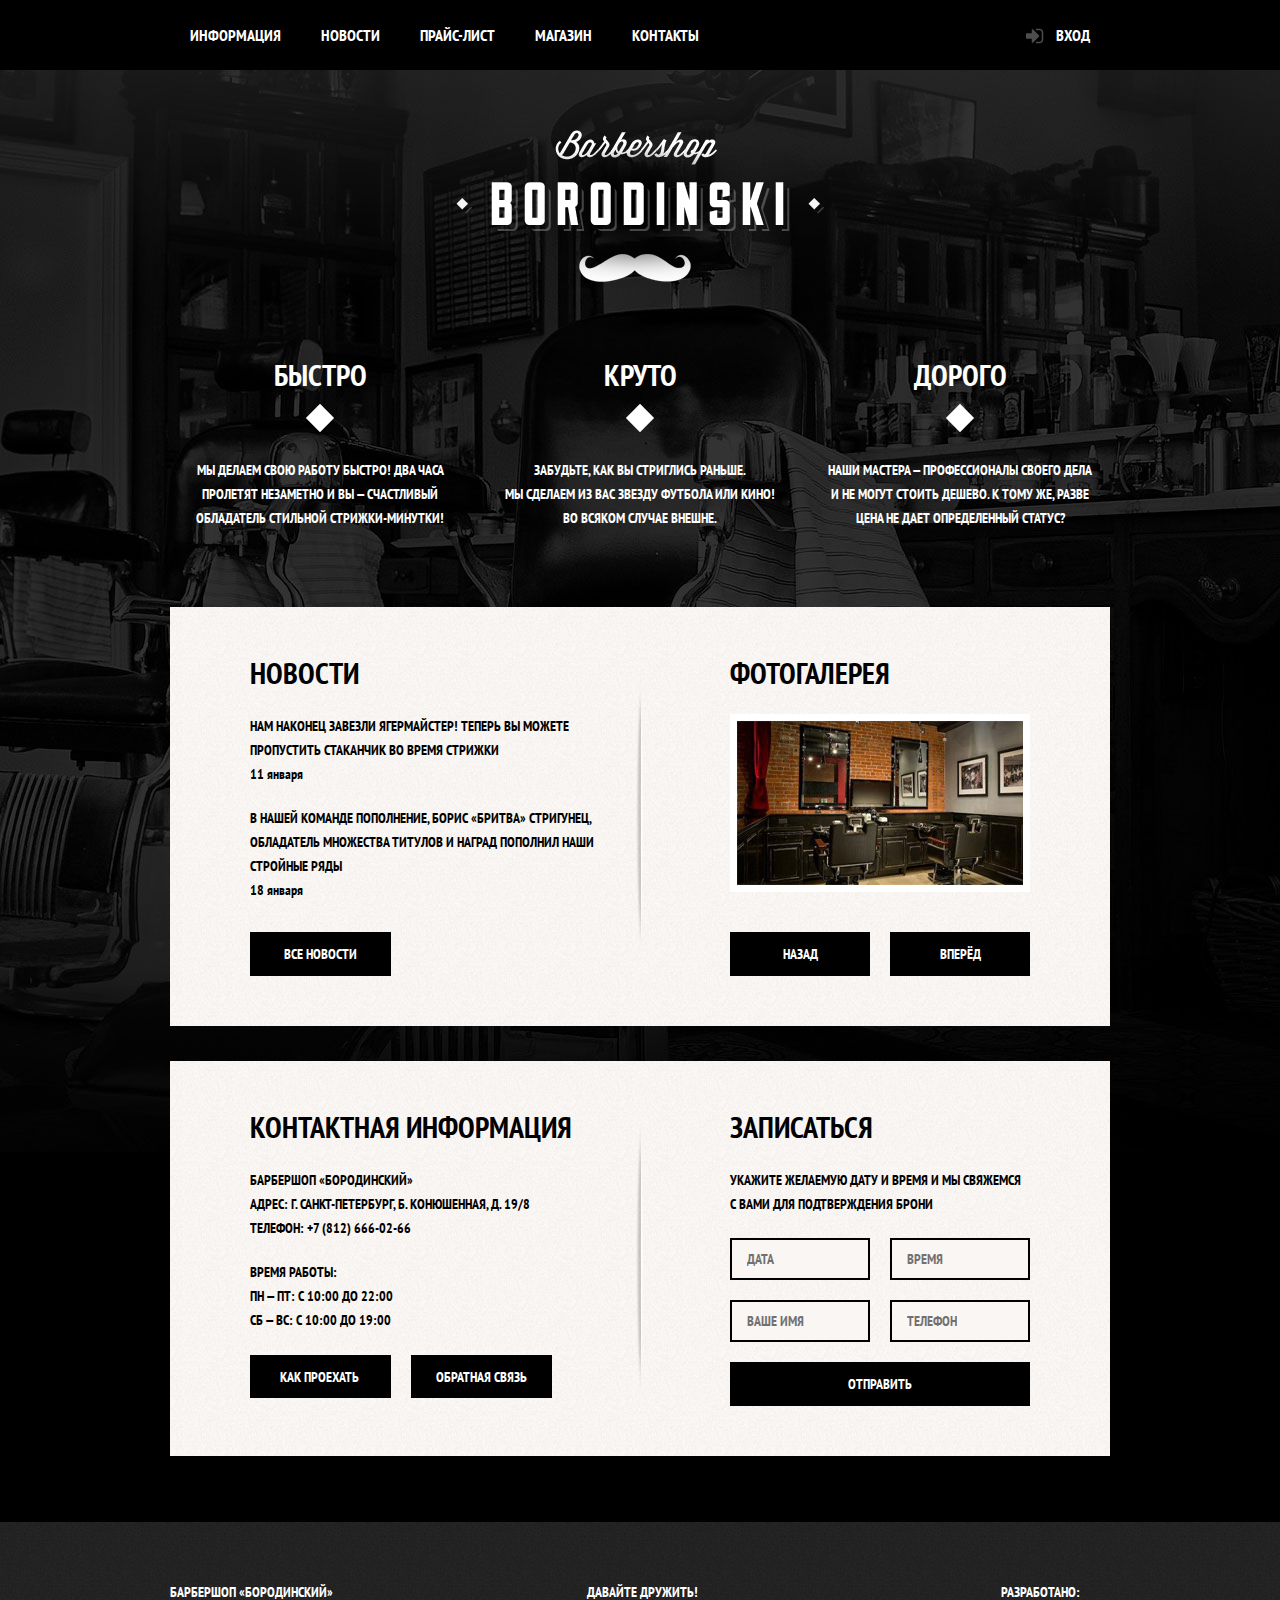
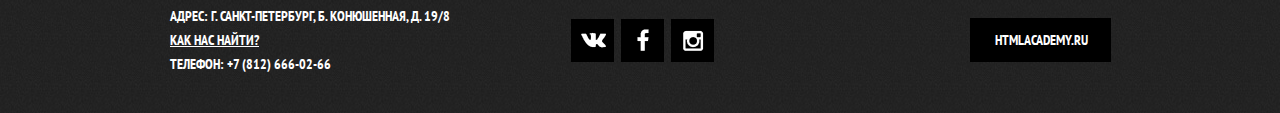
<file: index.html>
<!DOCTYPE html>
<html lang="ru">
<head>
  <meta charset="UTF-8">
  <title>Барбершоп Бородинский</title>
  <link href="https://fonts.googleapis.com/css?family=PT+Sans+Narrow:700&subset=cyrillic" rel="stylesheet">
  <link rel="stylesheet" href="css/normalize.css">
  <link rel="stylesheet" href="css/style-min.css">
    <link rel="shortcut icon" href="img/favicon/favicon.ico" type="image/vnd.microsoft.icon">
  <link rel="icon" type="image/png" href="img/favicon/favicon-96x96.png" sizes="96x96">
  <link rel="icon" type="image/png" href="img/favicon/favicon-64x64.png" sizes="64x64">
  <link rel="icon" type="image/png" href="img/favicon/favicon-32x32.png" sizes="32x32">
  <link rel="icon" type="image/png" href="img/favicon/favicon-16x16.png" sizes="16x16">
</head>
<body>
  <header class="main-header">
   <div class="container clearfix">
     <nav class="main-navigation">
       <ul>
        <li>
          <a href="#">Информация</a>
        </li>
        <li>
          <a href="#">Новости</a>
        </li>
        <li>
          <a href="price-list.html">Прайс-лист</a>
        </li>
        <li>
          <a href="catalog.html">Магазин</a>
        </li>
        <li>
          <a href="#">Контакты</a>
        </li>
      </ul>
    </nav>
    <div class="user-block">
      <a class="login" href="#">Вход</a>
    </div>
  </div>
</header>
<main class="container clearfix">
  <div class="index-logo">
    <img src="img/index-logo.png" width="368" height="204" alt="Барбершоп &laquo;Бородинский&raquo;">
  </div>
  <section class="features clearfix">
    <div class="features-item">
      <b class="features-name">Быстро</b>
      <p>Мы делаем свою работу быстро! Два часа пролетят незаметно и вы — счастливый обладатель стильной стрижки-минутки!</p>
    </div>
    <div class="features-item">
      <b class="features-name">Круто</b>
      <p>Забудьте, как вы стриглись раньше. Мы сделаем из вас звезду футбола или кино! Во всяком случае внешне.</p>
    </div>
    <div class="features-item">
      <b class="features-name">Дорого</b>
      <p>Наши мастера — профессионалы своего дела и не могут стоить дешево. К тому же, разве цена не дает определенный статус?</p>
    </div>
  </section>
  <div class="index-content clearfix">
    <div class="index-content-left">
      <p class="index-content-title">Новости</p>
      <ul class="news-preview">
        <li>
          <p>Нам наконец завезли Ягермайстер! Теперь вы можете пропустить стаканчик во время стрижки</p>
          <time datetime="2016-01-11">11 января</time>
        </li>
        <li>
          <p>В нашей команде пополнение, Борис «Бритва» Стригунец, обладатель множества титулов и наград пополнил наши стройные ряды</p>
          <time datetime="2016-01-18">18 января</time>
        </li>

      </ul>
      <a class="btn" href="#">Все новости</a>
    </div>
    <div class="index-content-right">
      <p class="index-content-title">Фотогалерея</p>
      <div class="gallery">
        <figure class="gallery-content">
          <a href="#"><img src="img/index-gallery.jpg" width="286" height="164" alt="Фотография салона"></a>
        </figure>
        <button class="btn gallery-prev" type="submit">Назад</button>
        <button class="btn gallery-next" type="submit">Вперёд</button>
      </div>
    </div>
  </div>
  <div class="index-content clearfix">
    <div class="index-content-left contact-information">
      <p class="index-content-title">Контактная информация</p>
      <p class="company-adress">
        Барбершоп «Бородинский»<br>
        Адрес: г. Санкт-Петербург, Б. Конюшенная, д. 19/8<br>
        Телефон: +7 (812) 666-02-66
      </p>
      <p class="work-time">
        Время работы:<br>
        пн — пт: с 10:00 до 22:00<br>
        сб — вс: с 10:00 до 19:00
      </p>
      <a class="btn btn-how-ride" href="#">Как проехать</a>
      <a class="btn btn-feedback" href="#">Обратная связь</a>
    </div>
    <div class="index-content-right record">
      <p class="index-content-title">Записаться</p>
      <p class="record-description">Укажите желаемую дату и время и мы свяжемся с вами для подтверждения брони</p>
      <form class="appointment-form" action="#" method="post">
        <input type="text" name="date" placeholder="Дата" required>
        <input type="text" name="time" placeholder="Время" required>
        <input type="text" name="name" placeholder="Ваше имя" required>
        <input type="tel" name="phone" placeholder="Телефон" required>
        <button class="btn" type="submit">Отправить</button>
      </form>
    </div>
  </div>
</main>
<footer class="main-footer">
  <div class="container clearfix">
    <section class="footer-contacts">
      Барбершоп «Бородинский»<br>
      Адрес: г. Санкт-Петербург, Б. Конюшенная, д. 19/8<br>
      <a href="#">Как нас найти?</a><br>
      Телефон: +7 (812) 666-02-66
    </section>
    <section class="footer-social">
      <p>Давайте дружить!</p>
      <a class="social-btn social-btn-vk" href="#">Вконтакте</a>
      <a class="social-btn social-btn-fb" href="#">Фейсбук</a>
      <a class="social-btn social-btn-inst" href="#">Инстаграм</a>
    </section>
    <section class="footer-copyrights">
     <p>Разработано:</p>
     <a class="btn" href="https://htmlacademy.ru">HTMLAcademy.ru</a>
   </section>
 </div>
</footer>
<div class="modal-content">
  <button class="modal-content-close" type="button" title="Закрыть">Закрыть</button>
  <h2 class="modal-content-title">Личный кабинет</h2>
  <p>Введите пожалуйста свой логин и пароль</p>
  <form class="login-form" action="#" method="post">
   <input class="login-icon" type="text" name="login" placeholder="Логин">
   <input class="password-icon" type="password" name="password" placeholder="Пароль">

   <input id="remember" type="checkbox" name="remember" checked>
   <label for="remember" class="remember-checkbox" >
     <span class="checkbox-modal-indicator"></span>
     Запомните меня
   </label>
   <a class="restore" href="#">Я забыл пароль!</a>
   <button class="btn" type="submit">Войти</button>
 </form>
</div>
<div class="modal-map">
 <button class="modal-content-close" type="button">Закрыть</button>
 <div class="yandex-map">
   <iframe src="https://www.google.com/maps/embed?pb=!1m18!1m12!1m3!1d1998.5989424124054!2d30.320894616195037!3d59.9387968690478!2m3!1f0!2f0!3f0!3m2!1i1024!2i768!4f13.1!3m3!1m2!1s0x4696310fca5ba729%3A0xea9c53d4493c879f!2z0JHQvtC70YzRiNCw0Y8g0JrQvtC90Y7RiNC10L3QvdCw0Y8g0YPQuy4sIDE5LCDQodCw0L3QutGCLdCf0LXRgtC10YDQsdGD0YDQsywgMTkxMTg2!5e0!3m2!1sru!2sru!4v1473684186377" width="766" height="560" frameborder="0" style="border:0" allowfullscreen></iframe>
 </div>
</div>
<div class="modal-overlay"></div>
<script src="js/popup-min.js"></script>
</body>
</html>
</file>
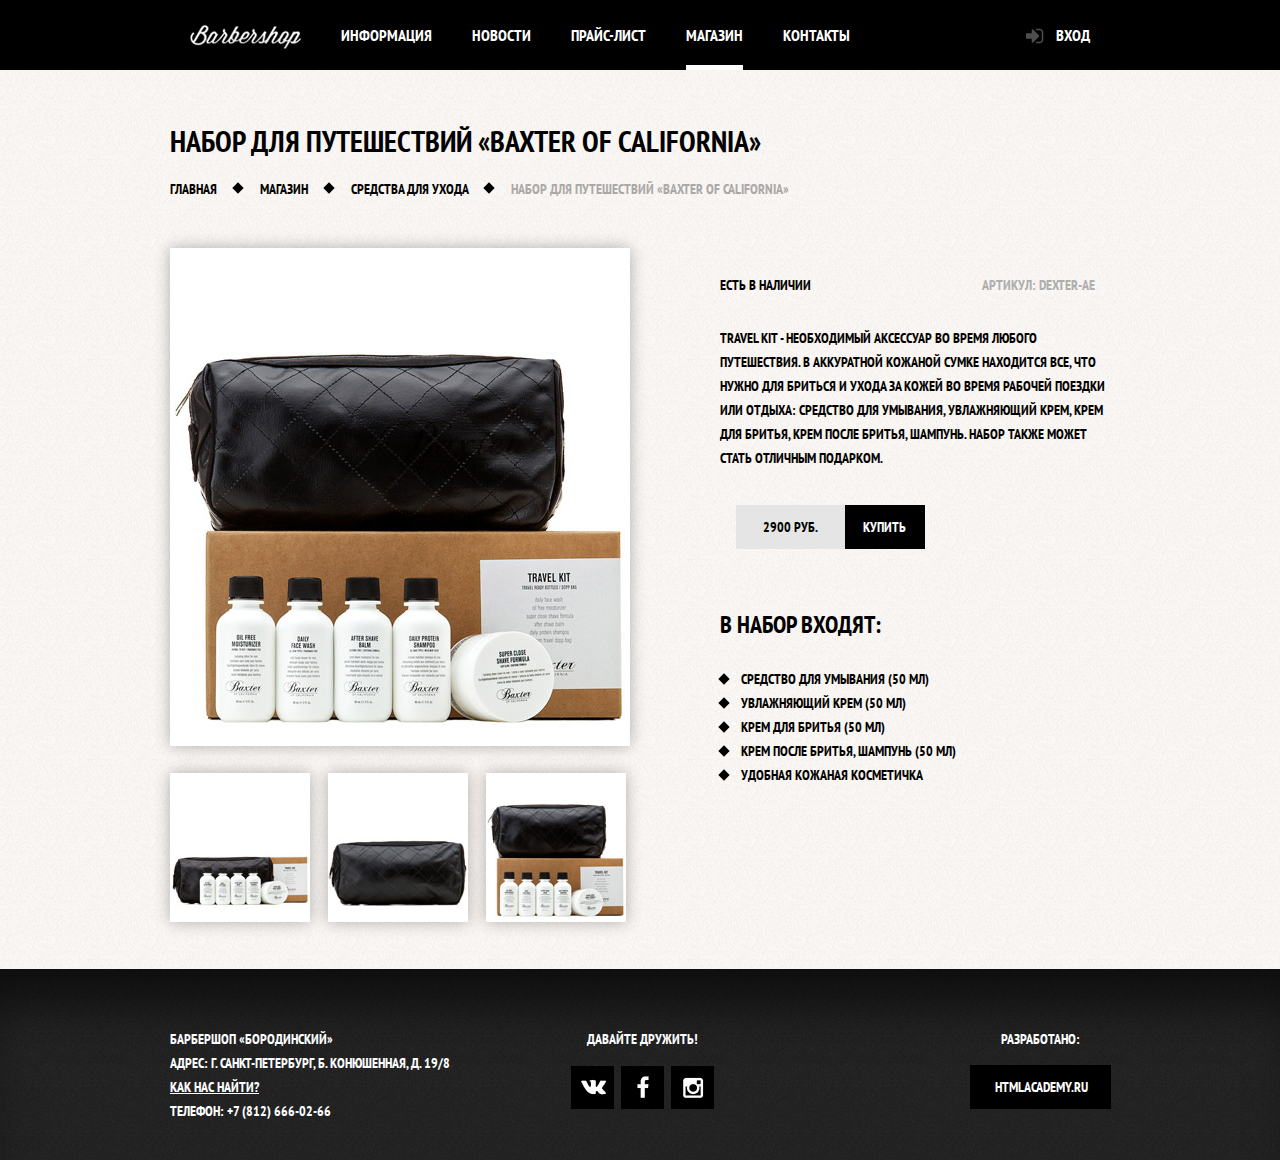
<file: catalog-item.html>
<!DOCTYPE html>
<html lang="ru">
<head>
  <meta charset="UTF-8">
  <title>Набор для путешествий &laquo;Baxter of California&raquo;</title>
  <link href="https://fonts.googleapis.com/css?family=PT+Sans+Narrow:700&subset=cyrillic" rel="stylesheet">
  <link rel="stylesheet" href="css/normalize.css">
  <link rel="stylesheet" href="css/style-min.css">
    <link rel="shortcut icon" href="img/favicon/favicon.ico" type="image/vnd.microsoft.icon">
  <link rel="icon" type="image/png" href="img/favicon/favicon-96x96.png" sizes="96x96">
  <link rel="icon" type="image/png" href="img/favicon/favicon-64x64.png" sizes="64x64">
  <link rel="icon" type="image/png" href="img/favicon/favicon-32x32.png" sizes="32x32">
  <link rel="icon" type="image/png" href="img/favicon/favicon-16x16.png" sizes="16x16">
</head>
<body class="inner-page">
  <header class="main-header">
   <div class="container clearfix">
     <nav class="main-navigation">
     <a class="logo-inner" href="index.html"><img src="img/catalog-logo.png" width="111" height="24" alt="Логотип Барбершопа"></a>
       <ul>
        <li>
          <a href="#">Информация</a>
        </li>
        <li>
          <a href="#">Новости</a>
        </li>
        <li>
          <a href="price-list.html">Прайс-лист</a>
        </li>
        <li class="active">
          <a>Магазин</a>
        </li>
        <li>
          <a href="#">Контакты</a>
        </li>
      </ul>
    </nav>
    <div class="user-block">
      <a class="login" href="#">Вход</a>
    </div>
  </div>
</header>
<main class="container">
  <div class="inner-page-title">
    <h1>Набор для путешествий &laquo;Baxter of California&raquo;</h1>
    <ul class="breadcrumbs">
     <li>
       <a href="index.html">Главная</a>
     </li>
     <li>
       <a href="#">Магазин</a>
     </li>
     <li>
       <a href="catalog.html">Средства для ухода</a>
     </li>
     <li class="current">Набор для путешествий &laquo;Baxter of California&raquo;</li>
   </ul>
 </div>
 <div class="item-description clearfix">
   <div class="item-content-left">

      <img class="main-image" src="img/item-main-image.jpg" width="460" height="498" alt="Фото товара">

    <div class="thumbs">
      <img src="img/item-thumb-1.jpg" width="140" height="149" alt="Фото товара">
      <img src="img/item-thumb-2.jpg" width="140" height="149" alt="Фото товара">
      <img src="img/item-thumb-3.jpg" width="140" height="149" alt="Фото товара">
    </div>
  </div>
  <div class="item-content-right">
    <div class="item-status clearfix">
      <p class="availability">Есть в наличии</p>
      <p class="article-name">Артикул: Dexter-Ae</p>
    </div>
    <p class="item-text-description">
      Travel Kit - необходимый аксессуар во время любого путешествия.
      В аккуратной кожаной сумке находится все, что нужно для бриться и
      ухода за кожей во время рабочей поездки или отдыха: средство для
      умывания, увлажняющий крем, крем для бритья, крем после бритья,
      шампунь. Набор также может стать отличным подарком.
    </p>

    <div class="buy-item">
      <span class="price">2900 руб.</span>
      <a href="#" class="btn btn-buy">Купить</a>
    </div>
    <div class="item-set">
      <p>В набор входят:</p>
      <ul class="item-set-list">
        <li>Средство для умывания (50 мл)</li>
        <li>Увлажняющий крем (50 мл)</li>
        <li>Крем для бритья (50 мл)</li>
        <li>Крем после бритья, шампунь (50 мл)</li>
        <li>Удобная кожаная косметичка</li>
      </ul>
    </div>
  </div>
</div>
</main>
<footer class="main-footer inner-footer">
  <div class="container clearfix">
    <section class="footer-contacts">
      Барбершоп «Бородинский»<br>
      Адрес: г. Санкт-Петербург, Б. Конюшенная, д. 19/8<br>
      <a href="#">Как нас найти?</a><br>
      Телефон: +7 (812) 666-02-66
    </section>
    <section class="footer-social">
      <p>Давайте дружить!</p>
      <a class="social-btn social-btn-vk" href="#">Вконтакте</a>
      <a class="social-btn social-btn-fb" href="#">Фейсбук</a>
      <a class="social-btn social-btn-inst" href="#">Инстаграм</a>
    </section>
    <section class="footer-copyrights">
     <p>Разработано:</p>
     <a class="btn" href="https://htmlacademy.ru">HTMLAcademy.ru</a>
   </section>
 </div>
</footer>
<div class="modal-content">
  <button class="modal-content-close" type="button" title="Закрыть">Закрыть</button>
  <h2 class="modal-content-title">Личный кабинет</h2>
  <p>Введите пожалуйста свой логин и пароль</p>
  <form class="login-form" action="#" method="post">
   <input class="login-icon" type="text" name="login" placeholder="Логин">
   <input class="password-icon" type="password" name="password" placeholder="Пароль">

   <input id="remember" type="checkbox" name="remember" checked>
   <label for="remember" class="remember-checkbox" >
     <span class="checkbox-modal-indicator"></span>
     Запомните меня
   </label>
   <a class="restore" href="#">Я забыл пароль!</a>
   <button class="btn" type="submit">Войти</button>
 </form>
</div>
<div class="modal-overlay"></div>
<script src="js/popup-min.js"></script>

</body>
</html>
</file>
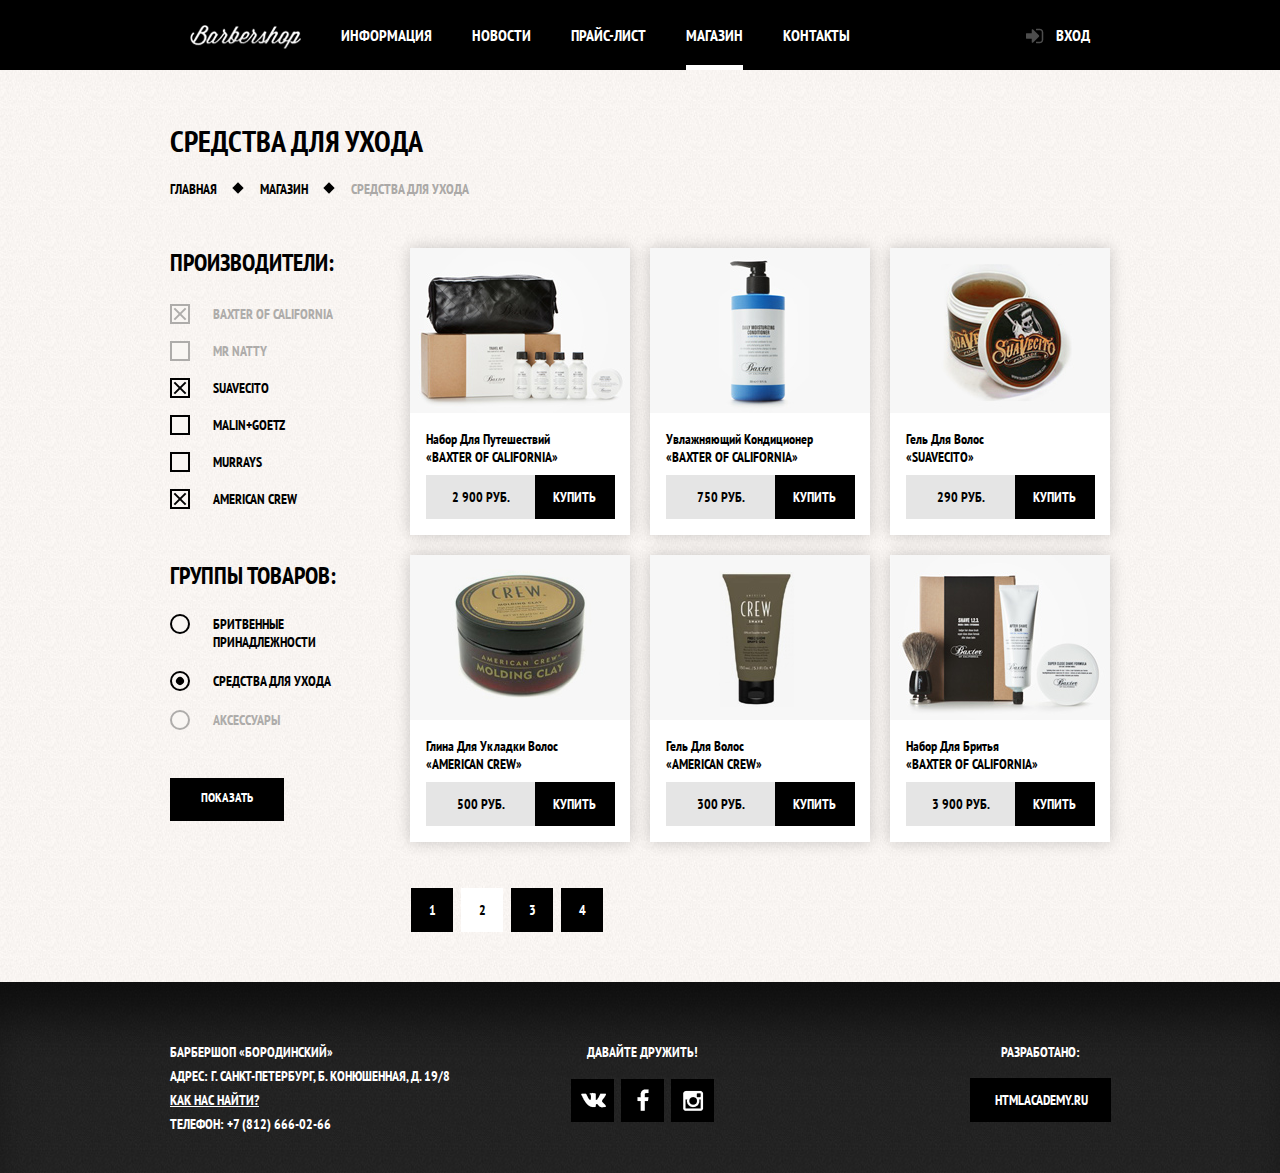
<file: catalog.html>
<!DOCTYPE html>
<html lang="ru">
<head>
  <meta charset="UTF-8">
  <title>Барбершоп Бородинский - Каталог товаров</title>
  <link href="https://fonts.googleapis.com/css?family=PT+Sans+Narrow:700&subset=cyrillic" rel="stylesheet">
  <link rel="stylesheet" href="css/normalize.css">
  <link rel="stylesheet" href="css/style-min.css">
    <link rel="shortcut icon" href="img/favicon/favicon.ico" type="image/vnd.microsoft.icon">
  <link rel="icon" type="image/png" href="img/favicon/favicon-96x96.png" sizes="96x96">
  <link rel="icon" type="image/png" href="img/favicon/favicon-64x64.png" sizes="64x64">
  <link rel="icon" type="image/png" href="img/favicon/favicon-32x32.png" sizes="32x32">
  <link rel="icon" type="image/png" href="img/favicon/favicon-16x16.png" sizes="16x16">
</head>
<body class="inner-page">
  <header class="main-header">
   <div class="container clearfix">
     <nav class="main-navigation">
       <a class="logo-inner" href="index.html"><img src="img/catalog-logo.png" width="111" height="24" alt="Логотип Барбершопа"></a>
       <ul>
        <li>
          <a href="#">Информация</a>
        </li>
        <li>
          <a href="#">Новости</a>
        </li>
        <li>
          <a href="price-list.html">Прайс-лист</a>
        </li>
        <li class="active">
          <a>Магазин</a>
        </li>
        <li>
          <a href="#">Контакты</a>
        </li>
      </ul>
    </nav>
    <div class="user-block">
      <a class="login" href="#">Вход</a>
    </div>
  </div>
</header>
<main class="container">
 <div class="inner-page-title">
   <h1>Средства для ухода</h1>
   <ul class="breadcrumbs">
     <li>
       <a href="index.html">Главная</a>
     </li>
     <li>
       <a href="#">Магазин</a>
     </li>
     <li class="current">
       Средства для ухода
     </li>
   </ul>
 </div>
 <div class="catalog-main clearfix">
   <div class="catalog-filter">
    <form class="filter-form" action="#" method="post">
      <span class="filter-name">Производители:</span>
      <ul class="filter-producers">
        <li>
          <input type="checkbox" id="california" name="brand" value="" checked="" disabled>
          <label for="california">
            <span class="checkbox-indicator"></span>
            Baxter of california
          </label>
        </li>
        <li>
          <input type="checkbox" id="natty" name="brand" value="" disabled>
          <label for="natty">
            <span class="checkbox-indicator"></span>
            Mr natty
          </label>
        </li>
        <li>
          <input type="checkbox" id="suavecito" name="brand" value="" checked>
          <label for="suavecito">
            <span class="checkbox-indicator"></span>
            Suavecito
          </label>
        </li>
        <li>
          <input type="checkbox" id="malin" name="brand" value="">
          <label for="malin">
            <span class="checkbox-indicator"></span>
            Malin+Goetz
          </label>
        </li>
        <li>
          <input type="checkbox" id="murrays" name="brand" value="">
          <label for="murrays">
            <span class="checkbox-indicator"></span>
            Murrays</label>
          </li>
          <li>
            <input type="checkbox" id="crew" name="brand" value="" checked>
            <label for="crew">
              <span class="checkbox-indicator"></span>
              American Crew
            </label>
          </li>
        </ul>
        <span class="filter-name">Группы товаров:</span>
        <ul class="filter-groups">
          <li>
            <input type="radio" id="shaves" name="group" value="">
            <label for="shaves">
              <span class="radio-indicator"></span>
              Бритвенные принадлежности
            </label>
          </li>
          <li>

            <input type="radio" id="care" name="group" value="" checked>
            <label for="care">
              <span class="radio-indicator"></span>
              Средства для ухода
            </label>
          </li>
          <li>
            <input type="radio" id="accesories" name="group" value="" disabled>
            <label for="accesories">
              <span class="radio-indicator"></span>
              Аксессуары
            </label>
          </li>
        </ul>
        <button class="btn filter-show-btn" type="submit">Показать</button>
      </form>
    </div>
    <div class="catalog-list">
     <div class="catalog-item">
       <a href="catalog-item.html">
         <img src="img/catalog-item-1.jpg" width="220" height="165" alt="Набор для путешествий">
       </a>
       <div class="item-name">
         <a href="catalog-item.html">
           <div class="item-category">Набор для путешествий</div>
           <div class="item-brand">&laquo;Baxter of California&raquo;</div>
         </a>
       </div>
       <div class="buy-item catalog-buy">
         <span class="price">2 900 руб.</span>
         <a href="#" class="btn btn-buy">Купить</a>
       </div>
     </div>
     <div class="catalog-item">
       <a href="#">
         <img src="img/catalog-item-2.jpg" width="220" height="165" alt="Увлажняющий кондиционер">
       </a>
       <div class="item-name">
         <a href="#">
           <div class="item-category">Увлажняющий кондиционер</div>
           <div class="item-brand">&laquo;Baxter of California&raquo;</div>
         </a>
       </div>
       <div class="buy-item catalog-buy">
         <span class="price">750 руб.</span>
         <a href="#" class="btn btn-buy">Купить</a>
       </div>
     </div>
     <div class="catalog-item">
       <a href="#">
         <img src="img/catalog-item-3.jpg" width="220" height="165" alt="Гель для волос">
       </a>
       <div class="item-name">
         <a href="#">
           <div class="item-category">Гель для волос</div>
           <div class="item-brand">&laquo;Suavecito&raquo;</div>
         </a>
       </div>
       <div class="buy-item catalog-buy">
         <span class="price">290 руб.</span>
         <a href="#" class="btn btn-buy">Купить</a>
       </div>
     </div>
     <div class="catalog-item">
       <a href="#">
         <img src="img/catalog-item-4.jpg" width="220" height="165" alt="Глина для укладки волос">
       </a>
       <div class="item-name">
         <a href="#">
           <div class="item-category">Глина для укладки волос</div>
           <div class="item-brand">&laquo;American crew&raquo;</div>
         </a>
       </div>
       <div class="buy-item catalog-buy">
         <span class="price">500 руб.</span>
         <a href="#" class="btn btn-buy">Купить</a>
       </div>
     </div>
     <div class="catalog-item">
       <a href="#">
         <img src="img/catalog-item-5.jpg" width="220" height="165" alt="Гель для волос">
       </a>
       <div class="item-name">
         <a href="#">
           <div class="item-category">Гель для волос</div>
           <div class="item-brand">&laquo;American crew&raquo;</div>
         </a>
       </div>
       <div class="buy-item catalog-buy">
         <span class="price">300 руб.</span>
         <a href="#" class="btn btn-buy">Купить</a>
       </div>
     </div>
     <div class="catalog-item">
       <a href="#">
         <img src="img/catalog-item-6.jpg" width="220" height="165" alt="Набор для бритья">
       </a>
       <div class="item-name">
         <a href="#">
           <div class="item-category">Набор для бритья</div>
           <div class="item-brand">&laquo;Baxter of california&raquo;</div>
         </a>
       </div>
       <div class="buy-item catalog-buy">
         <span class="price">3 900 руб.</span>
         <a href="#" class="btn btn-buy">Купить</a>
       </div>
     </div>
   </div>
 </div>
 <ul class="paginator">
   <li>
     <a href="#">1</a>
   </li>
   <li>
     <a class="current-page">2</a>
   </li>
   <li>
     <a href="#">3</a>
   </li>
   <li>
     <a href="#">4</a>
   </li>
 </ul>
</main>
<footer class="main-footer inner-footer catalog-footer">
  <div class="container clearfix">
    <section class="footer-contacts">
      Барбершоп «Бородинский»<br>
      Адрес: г. Санкт-Петербург, Б. Конюшенная, д. 19/8<br>
      <a href="#">Как нас найти?</a><br>
      Телефон: +7 (812) 666-02-66
    </section>
    <section class="footer-social">
      <p>Давайте дружить!</p>
      <a class="social-btn social-btn-vk" href="#">Вконтакте</a>
      <a class="social-btn social-btn-fb" href="#">Фейсбук</a>
      <a class="social-btn social-btn-inst" href="#">Инстаграм</a>
    </section>
    <section class="footer-copyrights">
     <p>Разработано:</p>
     <a class="btn" href="https://htmlacademy.ru">HTMLAcademy.ru</a>
   </section>
 </div>
</footer>
<div class="modal-content">
  <button class="modal-content-close" type="button" title="Закрыть">Закрыть</button>
  <h2 class="modal-content-title">Личный кабинет</h2>
  <p>Введите пожалуйста свой логин и пароль</p>
  <form class="login-form" action="#" method="post">
   <input class="login-icon" type="text" name="login" placeholder="Логин">
   <input class="password-icon" type="password" name="password" placeholder="Пароль">

   <input id="remember" type="checkbox" name="remember" checked>
   <label for="remember" class="remember-checkbox" >
     <span class="checkbox-modal-indicator"></span>
     Запомните меня
   </label>
   <a class="restore" href="#">Я забыл пароль!</a>
   <button class="btn" type="submit">Войти</button>
 </form>
</div>
<div class="modal-overlay"></div>
<script src="js/popup-min.js"></script>

</body>
</html>
</file>
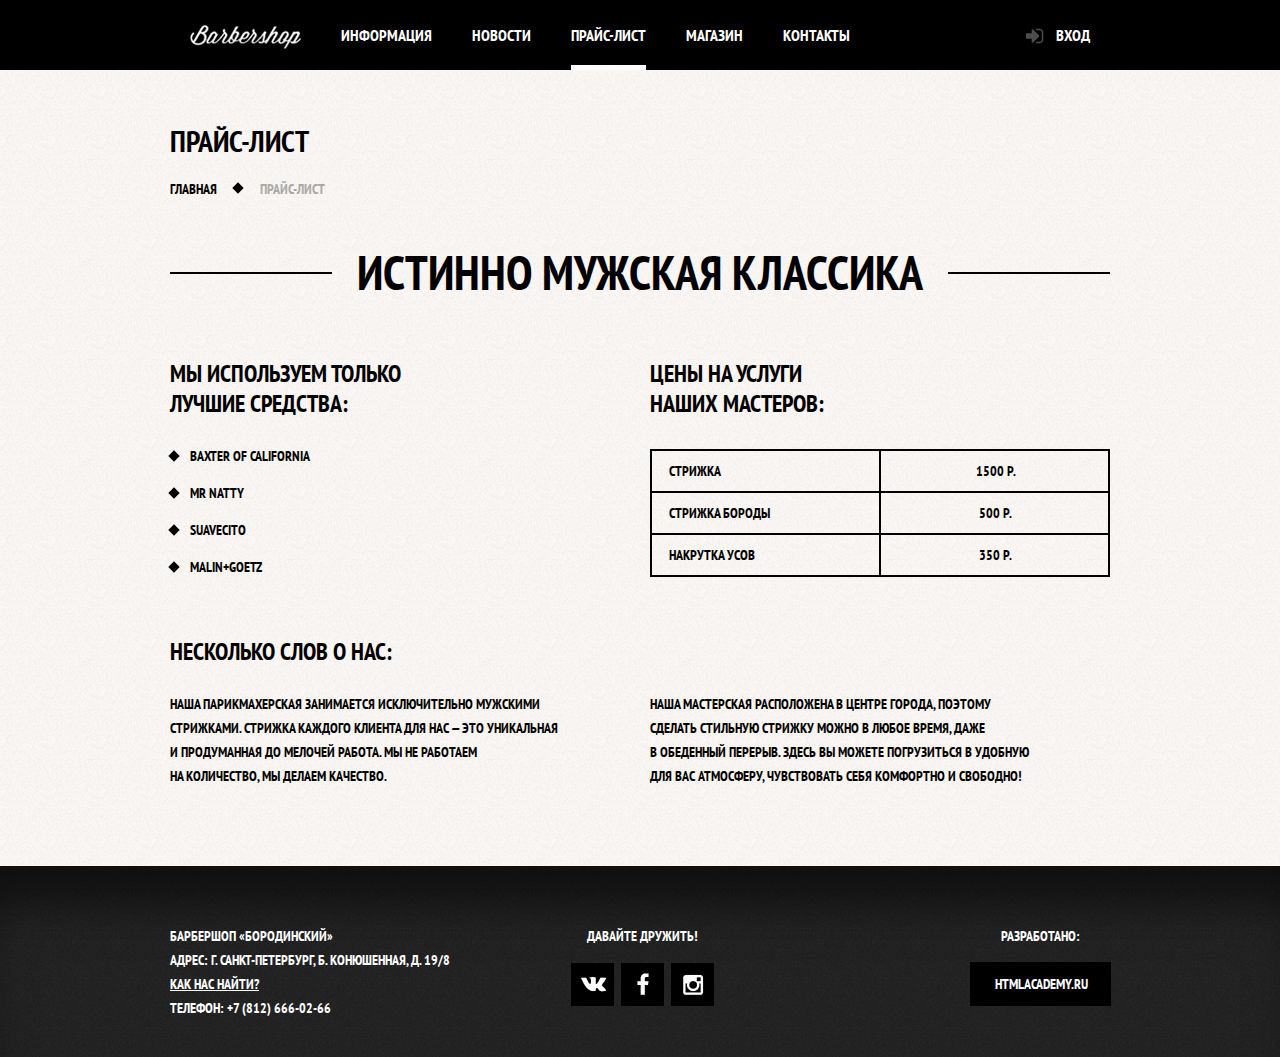
<file: price-list.html>
<!DOCTYPE html>
<html lang="ru">
<head>
  <meta charset="UTF-8">
  <title>Барбершоп Бородинский Прайс-Лист</title>
  <link href="https://fonts.googleapis.com/css?family=PT+Sans+Narrow:700&subset=cyrillic" rel="stylesheet">
  <link rel="stylesheet" href="css/normalize.css">
  <link rel="stylesheet" href="css/style-min.css">
  <link rel="shortcut icon" href="img/favicon/favicon.ico" type="image/vnd.microsoft.icon">
  <link rel="icon" type="image/png" href="img/favicon/favicon-96x96.png" sizes="96x96">
  <link rel="icon" type="image/png" href="img/favicon/favicon-64x64.png" sizes="64x64">
  <link rel="icon" type="image/png" href="img/favicon/favicon-32x32.png" sizes="32x32">
  <link rel="icon" type="image/png" href="img/favicon/favicon-16x16.png" sizes="16x16">
</head>
<body class="inner-page">
  <header class="main-header">
   <div class="container clearfix">
     <nav class="main-navigation">
      <a href="index.html" class="logo-inner">
        <img src="img/catalog-logo.png" width="111" height="24" alt="Барбершоп Бородинский">
      </a>
      <ul>
        <li>
          <a href="#">Информация</a>
        </li>
        <li>
          <a href="#">Новости</a>
        </li>
        <li class="active">
          <a>Прайс-лист</a>
        </li>
        <li>
          <a href="catalog.html">Магазин</a>
        </li>
        <li>
          <a href="#">Контакты</a>
        </li>
      </ul>
    </nav>
    <div class="user-block">
      <a class="login" href="#">Вход</a>
    </div>
  </div>
</header>
<main class="container">
  <div class="inner-page-title">
    <h1>Прайс-лист</h1>
    <ul class="breadcrumbs">
      <li>
        <a href="index.html">Главная</a>
      </li>
      <li class="current">Прайс-лист</li>
    </ul>
  </div>
  <div class="inner-content">
    <div class="big-heading">
      <h2>Истинно мужская классика</h2>
    </div>
    <div class="inner-columns clearfix">
      <div class="inner-column-left">
        <h2>Мы используем только<br> лучшие средства:</h2>
        <ul class="custom-list-1">
          <li>Baxter of California</li>
          <li>Mr Natty</li>
          <li>Suavecito</li>
          <li>Malin+Goetz</li>
        </ul>
      </div>
      <div class="inner-column-right">
        <h2>Цены на услуги<br> наших мастеров:</h2>
        <table class="prices-table">
          <tr>
            <td>Стрижка</td>
            <td>1500 р.</td>
          </tr>
          <tr>
            <td>Стрижка бороды</td>
            <td>500 р.</td>
          </tr>
          <tr>
            <td>Накрутка усов</td>
            <td>350 р.</td>
          </tr>
        </table>
      </div>
    </div>
    <div class="inner-columns clearfix">
      <h2>Несколько слов о нас:</h2>
      <div class="inner-column-left">
        <p class="short-text">Наша парикмахерская занимается исключительно мужскими стрижками. Стрижка каждого клиента для нас — это уникальная и продуманная до мелочей работа. Мы не работаем на количество, мы делаем качество.</p>
      </div>
      <div class="inner-column-right">
        <p class="short-text">Наша мастерская расположена в центре города, поэтому сделать стильную стрижку можно в любое время, даже в обеденный перерыв. Здесь вы можете погрузиться в удобную для вас атмосферу, чувствовать себя комфортно и свободно!</p>
      </div>
    </div>
  </div>
</main>
<footer class="main-footer inner-footer">
  <div class="container clearfix">
    <section class="footer-contacts">
      Барбершоп «Бородинский»<br>
      Адрес: г. Санкт-Петербург, Б. Конюшенная, д. 19/8<br>
      <a href="#">Как нас найти?</a><br>
      Телефон: +7 (812) 666-02-66
    </section>
    <section class="footer-social">
      <p>Давайте дружить!</p>
      <a class="social-btn social-btn-vk" href="#">Вконтакте</a>
      <a class="social-btn social-btn-fb" href="#">Фейсбук</a>
      <a class="social-btn social-btn-inst" href="#">Инстаграм</a>
    </section>
    <section class="footer-copyrights">
     <p>Разработано:</p>
     <a class="btn" href="https://htmlacademy.ru">HTMLAcademy.ru</a>
   </section>
 </div>
</footer>
<div class="modal-content">
  <button class="modal-content-close" type="button" title="Закрыть">Закрыть</button>
  <h2 class="modal-content-title">Личный кабинет</h2>
  <p>Введите пожалуйста свой логин и пароль</p>
  <form class="login-form" action="#" method="post">
   <input class="login-icon" type="text" name="login" placeholder="Логин">
   <input class="password-icon" type="password" name="password" placeholder="Пароль">

   <input id="remember" type="checkbox" name="remember" checked>
   <label for="remember" class="remember-checkbox" >
     <span class="checkbox-modal-indicator"></span>
     Запомните меня
   </label>
   <a class="restore" href="#">Я забыл пароль!</a>
   <button class="btn" type="submit">Войти</button>
 </form>
</div>
<div class="modal-overlay"></div>
<script src="js/popup-min.js"></script>
</body>
</html>
</body>
</html>
</file>
<file: css/style-min.css>
.login::before,.main-navigation .active::after{left:20px;content:""}.clearfix::after,.features-name::after,.login::before,.main-navigation .active::after{content:""}.btn,body{font-weight:700;font-family:"PT Sans Narrow",Arial,sans-serif}.breadcrumbs a,.btn,.login,.main-navigation a{text-decoration:none}.big-heading,.big-heading h2,.buy-item .price,.features-item,.footer-social,.paginator a,.paginator li,.prices-table td:last-child{text-align:center}body{min-width:960px;margin:0;padding:0;font-size:14px;line-height:24px;color:#fff;text-transform:uppercase;background:url(../img/bg-index.jpg) center top no-repeat #000}.inner-page{color:#000;background:url(../img/bg-content.jpg) #f8f3f0}.inner-page .main-header{margin-bottom:50px}.clearfix::after{display:table;clear:both}.container{max-width:940px;margin-right:auto;margin-left:auto;padding:0 10px}.main-header{margin-bottom:60px;color:#fff;background-color:#000}.main-navigation{float:left;min-width:780px}.main-navigation ul{margin:0;padding:0;list-style:none;font-size:0}.login,.main-navigation li{font-size:16px;line-height:20px;vertical-align:top}.main-navigation li{display:inline-block}.main-navigation a{display:block;padding:25px 20px;color:#fff}.main-navigation a:hover{background:#242424}.main-navigation .logo-inner{float:left;width:111px;height:20px}.main-header .logo-inner:hover{background:0 0}.main-navigation .active{position:relative;background-color:none}.main-navigation .active::after{position:absolute;right:20px;bottom:0;height:5px;background-color:#fff}.main-navigation .active a:hover{background:0 0}.user-block{float:right;max-width:140px}.login{position:relative;display:inline-block;padding:25px 20px 25px 50px;color:#fff}.login:hover{background-color:#242424}.login::before{position:absolute;top:28px;width:18px;height:18px;background:url(../img/sprite.png) -15px -60px no-repeat;opacity:.3}.login:hover::before{opacity:1}.index-logo{width:368px;height:204px;margin-right:auto;margin-bottom:20px;margin-left:auto}.features{margin-bottom:77px}.features-item{float:left;width:300px;margin-right:20px;color:#fff}.features-item:last-child{margin-right:0}.features-name{position:relative;display:block;margin-bottom:30px;padding-bottom:32px;font-size:30px;line-height:42px}.features-name::after{position:absolute;bottom:0;left:50%;display:block;width:20px;height:20px;margin-left:-10px;background-color:#fff;-webkit-transform:rotate(45deg);-ms-transform:rotate(45deg);transform:rotate(45deg)}.features-item p{margin:10px 10px 0}.index-content{padding:45px 80px 50px;color:#000;background:url(../img/bg-separator.png) center no-repeat,url(../img/bg-content.jpg) #f8f5f2;margin:0 0 35px}.index-content-left{float:left;width:380px}.index-content-right{float:right;width:300px}.news-preview{margin:0;padding:0 35px 0 0;list-style:none}.news-preview li{margin-bottom:20px}.news-preview li:last-child{margin-bottom:30px}.news-preview p{margin-bottom:0}.index-content-title{margin:0 0 20px;font-size:30px;line-height:42px}.news-preview time{text-transform:none}.btn{display:inline-block;padding:10px 34px;font-size:1 4px;line-height:24px;vertical-align:top;color:#fff;text-transform:uppercase;background-color:#000;border:none;outline:0;cursor:pointer}.btn:active,.btn:hover{background-color:#663d15}.btn.disabled,.btn:disabled{cursor:default;opacity:.5}.btn.disabled:hover,.btn:disabled:hover{background-color:#000}.gallery{position:relative;height:260px}.gallery-content{height:164px;margin:0;background-color:#ccc;border:7px solid #fff}.gallery-content img{width:286px;height:164px}.breadcrumbs li::after,.custom-list-1 li::before{height:8px;-webkit-transform:rotate(45deg);-ms-transform:rotate(45deg);content:""}.gallery .btn{position:absolute;bottom:-2px;width:140px;margin:0}.gallery-prev{left:0}.gallery-next{right:0}.index-content-left .company-adress{margin-bottom:20px}.work-time{margin-bottom:23px}.index-content-left .btn-how-ride{margin-right:17px;padding:10px 32px 9px 30px}.index-content-left .btn-feedback{padding:10px 25px 9px}.record .record-description{margin-bottom:22px}.appointment-form input{float:left;width:106px;margin-right:20px;margin-bottom:20px;padding:7px 15px;font:inherit;font-size:14px;line-height:24px;color:inherit;text-transform:inherit;background-color:#f9f6f3;border:2px solid #000;outline:0}.appointment-form input:nth-child(2n){margin-right:0}.appointment-form .btn{clear:both;width:100%}.appointment-form input:focus{border:2px solid #663d15}.inner-page-title h1{margin:0 0 15px;padding:0;font-size:30px;line-height:42px}.breadcrumbs{margin:0 0 47px;padding:0;list-style:none}.breadcrumbs li{position:relative;display:inline;padding-right:40px}.breadcrumbs a{color:#000}.breadcrumbs a:hover{text-decoration:underline}.footer-social a:hover,.item-name a,.paginator a,.social-btn{text-decoration:none}.breadcrumbs .current{color:#aba9a7}.footer-contacts a,.footer-social a{color:#fff}.breadcrumbs li::after{position:absolute;top:4px;right:18px;width:8px;background-color:#000;transform:rotate(45deg)}.breadcrumbs .current::after{display:none}.inner-content p{margin:14px 0}.inner-content table{border-collapse:collapse}.inner-content td{padding:10px 15px}.big-heading{margin-bottom:60px}.big-heading h2{position:relative;z-index:2;display:inline-block;margin:0;padding:0 25px;font-size:48px;line-height:48px;background:url(../img/bg-content.jpg) #f8f3f0}.big-heading::after{content:"";position:relative;top:-25px;z-index:1;display:block;border-bottom:2px solid #000}.prices-table{width:100%}.prices-table td{width:50%;padding-top:8px;padding-bottom:8px;padding-left:17px;line-height:24px;border:2px solid #000}.custom-list-1{margin:0;padding:0;list-style:none}.custom-list-1 li{position:relative;margin-bottom:13px;padding-left:20px}.custom-list-1 li::before{position:absolute;top:8px;left:0;width:8px;background-color:#000;transform:rotate(45deg)}.checkbox-indicator::before,.radio-indicator::before{-webkit-transform:rotate(45deg);-ms-transform:rotate(45deg)}.inner-column-left,.inner-column-right{width:460px;margin-bottom:38px}.inner-column-left{float:left}.inner-column-right{float:right}.inner-column-left :first-child,.inner-column-right :first-child{margin-top:0}.inner-column-left :last-child,.inner-column-right :last-child{margin-bottom:0}.inner-columns h2{margin-bottom:25px;font-size:24px;line-height:30px}.inner-column-right h2{margin-bottom:30px}.inner-columns:last-child .inner-column-left{width:470px}.short-text{padding-right:80px;font-size:14px;line-height:24px}.main-footer{margin-top:31px;padding-top:58px;padding-bottom:37px;color:#fff;background:url(../img/bg-footer.jpg) #252525}.inner-footer{margin-top:40px;box-shadow:inset 0 55px 50px -20px rgba(0,0,0,.6)}.footer-contacts{float:left;width:320px;margin-right:62px}.footer-social{float:left;width:180px}.footer-social p{margin:0 0 15px}.social-btn{display:inline-block;width:43px;height:43px;margin:0 2px;font-size:0;vertical-align:top;background:url(../img/sprite.png) center no-repeat #000}.social-btn:hover{background-color:#fff}.social-btn-vk{background-position:-5px -346px}.social-btn-fb{background-position:1px -96px}.social-btn-inst{background-position:-3px -199px}.social-btn-vk:hover{background-position:-5px -392px}.social-btn-fb:hover{background-position:1px -148px}.social-btn-inst:hover{background-position:-3px -250px}.footer-copyrights{float:right;max-width:140px}.footer-copyrights p{margin:0 0 14px;text-align:center}.footer-copyrights .btn{margin-right:0;padding-right:23px;padding-left:25px}.footer-copyrights .btn:hover{color:#000;background-color:#fff}.catalog-header{margin-bottom:39px}.inner-head{margin-bottom:60px}.catalog-main{margin-bottom:26px}.filter-groups label:hover,.filter-producers label:hover{color:#663d15;cursor:pointer}.catalog-filter{float:left;width:180px}.filter-name{display:inline-block;margin-bottom:24px;font-size:24px;line-height:30px}.filter-groups,.filter-producers{margin:0;padding:0;list-style:none}.filter-producers{margin-bottom:50px}.filter-producers li{position:relative;margin-bottom:13px}.filter-groups input[type=radio],.filter-producers input[type=checkbox]{display:none}.buy-item .price,.catalog-item,.paginator a,.paginator li{display:inline-block}.filter-producers label{position:relative;padding-left:43px}.checkbox-indicator{position:absolute;top:-1px;left:0;width:16px;height:16px;background-color:#f9f6f3;border:2px solid #000}.filter-producers input[type=checkbox]:checked+label .checkbox-indicator::after,.filter-producers input[type=checkbox]:checked+label .checkbox-indicator::before{content:"";position:absolute;top:7px;left:0;width:16px;height:2px;background-color:#000}.checkbox-indicator::before{transform:rotate(45deg)}.checkbox-indicator::after{-webkit-transform:rotate(-45deg);-ms-transform:rotate(-45deg);transform:rotate(-45deg)}.filter-producers input[type=checkbox]:disabled+label{color:#aeacaa;cursor:default}.filter-producers input[type=checkbox]:disabled+label .checkbox-indicator{border-color:#aeacaa}.filter-producers input[type=checkbox]:checked:disabled+label .checkbox-indicator::after,.filter-producers input[type=checkbox]:checked:disabled+label .checkbox-indicator::before{background-color:#aeacaa}.filter-groups{margin-bottom:49px;margin-left:43px}.radio-indicator{position:absolute;top:-1px;left:-43px;width:16px;height:16px;background-color:#f9f6f3;border:2px solid #000;border-radius:50%;cursor:pointer}.filter-groups input[type=radio]:checked+label .radio-indicator::before{content:"";position:absolute;top:4px;left:4px;width:8px;height:8px;background-color:#000;border-radius:50%}.radio-indicator::before{transform:rotate(45deg)}.filter-groups input[type=radio]:disabled+label{color:#aeacaa;cursor:default}.filter-groups input[type=radio]:checked:disabled+label .radio-indicator::before{background-color:#aeacaa;cursor:default}.filter-groups input[type=radio]:disabled+label .radio-indicator{border-color:#aeacaa;cursor:default}.filter-groups li{position:relative;margin-bottom:21px;line-height:18px}.filter-show-btn{font-size:13px;line-height:18px;padding:11px 31px 14px}.catalog-list{float:right;width:700px;font-size:0}.catalog-item{width:220px;margin-right:20px;margin-bottom:20px;font-size:14px;vertical-align:top;background-color:#fff;box-shadow:0 0 15px 0 rgba(0,0,0,.2)}.catalog-item:hover{box-shadow:3px 4px 25px 0 rgba(0,0,0,.3)}.main-image,.thumbs img{box-shadow:0 0 15px 0 rgba(0,0,0,.3)}.catalog-item:nth-child(3n){margin-right:0}.item-name a{font-size:14px;line-height:18px;color:#000}.catalog-item img{margin-bottom:10px}.buy-item,.item-name{margin-left:16px}.item-name a:hover{color:#663d15}.item-name{margin-bottom:9px}.item-category{text-transform:capitalize}.item-content-left{float:left;width:480px}.item-content-right{float:right;width:390px;padding-top:25px}.item-status{margin-bottom:29px}.availability{float:left;margin:0}.article-name{float:right;margin:0 15px 0 0;color:#aeaeae}.item-text-description{margin-bottom:35px}.buy-item{margin-bottom:61px;font-size:0}.catalog-buy{margin-bottom:16px}.buy-item .price{width:109px;padding:10px 0;font-size:14px;vertical-align:top;background-color:#e5e5e5}.btn-buy{padding-right:19px;padding-left:18px;font-size:14px}.paginator{margin:0 0 0 241px;padding:0}.paginator li{margin-right:5px;list-style:none;font-size:0}.paginator a{width:42px;padding:13px 0;font-size:14px;line-height:18px;color:#fff;background-color:#000}.paginator a:hover{background-color:#663d15}.paginator .current-page{color:#000;background-color:#fff}.paginator .current-page:hover{background-color:#fff}.item-set p{margin-bottom:27px;font-size:24px;line-height:30px}.item-set-list{margin:0;padding:0;list-style:none}.item-set-list li{position:relative;padding-left:21px}.item-set-list li::before{content:"";position:absolute;top:8px;left:0;width:8px;height:8px;background-color:#000;-webkit-transform:rotate(45deg);-ms-transform:rotate(45deg);transform:rotate(45deg)}.main-image{margin-bottom:20px}.thumbs img{margin-right:15px}.modal-content,.modal-map{box-shadow:0 30px 50px rgba(0,0,0,.7)}.catalog-footer{margin-top:50px}@-webkit-keyframes bounce{0%{-webkit-transform:translateY(-200px);transform:translateY(-200px)}70%{-webkit-transform:translateY(30px);transform:translateY(30px)}90%{-webkit-transform:translateY(0);transform:translateY(0)}}@keyframes bounce{0%{-webkit-transform:translateY(-200px);transform:translateY(-200px)}70%{-webkit-transform:translateY(30px);transform:translateY(30px)}90%{-webkit-transform:translateY(0);transform:translateY(0)}}@-webkit-keyframes opacityeff{0%{opacity:0}100%{opacity:1}}@keyframes opacityeff{0%{opacity:0}100%{opacity:1}}@-webkit-keyframes shake{0%,100%{-webkit-transform:translateX(0);transform:translateX(0)}10%,30%,50%,70%,90%{-webkit-transform:translateX(-10px);transform:translateX(-10px)}20%,40%,60%,80%{-webkit-transform:translateX(10px);transform:translateX(10px)}}@keyframes shake{0%,100%{-webkit-transform:translateX(0);transform:translateX(0)}10%,30%,50%,70%,90%{-webkit-transform:translateX(-10px);transform:translateX(-10px)}20%,40%,60%,80%{-webkit-transform:translateX(10px);transform:translateX(10px)}}.modal-content{position:absolute;position:fixed;top:120px;left:50%;z-index:20;display:none;width:300px;margin-left:-230px;padding:50px 80px;background:url(../img/bg-content.jpg) #f8f5f2}.modal-content-close{position:absolute;top:0;right:-34px;width:22px;height:22px;font-size:0;background-color:transparent;border:0;outline:0;cursor:pointer}.modal-content-close::after,.modal-content-close::before{content:"";position:absolute;top:10px;left:2px;width:19px;height:3px;background-color:#d0d0d0;border-radius:1px}.modal-content-close::before{-webkit-transform:rotate(45deg);-ms-transform:rotate(45deg);transform:rotate(45deg)}.modal-content-close::after{-webkit-transform:rotate(-45deg);-ms-transform:rotate(-45deg);transform:rotate(-45deg)}.modal-content-title{margin:0 0 20px;padding:0;font-size:30px;line-height:42px;color:#000}.modal-content p{margin:0 0 14px;color:#000}.modal-content .btn{width:100%;margin-top:15px}.login-form input[type=text],.login-form input[type=password]{width:241px;margin:0 0 10px;padding:10px 40px 10px 15px;font-size:14px;line-height:24px;font-family:"PT Sans Narrow",Arial,sans-serif;color:#000;text-transform:uppercase;background-color:#f9f6f3;border:2px solid #000;outline:0}.login-form input:focus{border-color:#663d15}.login-form .login-icon{background:url(../img/sprite.png) 253px -1px no-repeat}.login-form .password-icon{background:url(../img/sprite.png) 253px -302px no-repeat}.modal-content .restore{float:right;color:#000}.login-form input[type=checkbox]{display:none}.remember-checkbox{position:relative;padding-left:30px;color:#000;cursor:pointer}.remember-checkbox .checkbox-modal-indicator{position:absolute;top:-1px;left:0;width:17px;height:17px;background-color:#f9f6f3;border:2px solid #000}.login-form input[type=checkbox]:checked+label .checkbox-modal-indicator::after,.login-form input[type=checkbox]:checked+label .checkbox-modal-indicator::before{content:"";position:absolute;top:7px;left:1px;width:15px;height:2px;background-color:#000}.modal-map,.modal-overlay{position:fixed;display:none}.login-form input[type=checkbox]:checked+label .checkbox-modal-indicator::before{-webkit-transform:rotate(45deg);-ms-transform:rotate(45deg);transform:rotate(45deg)}.login-form input[type=checkbox]:checked+label .checkbox-modal-indicator::after{-webkit-transform:rotate(-45deg);-ms-transform:rotate(-45deg);transform:rotate(-45deg)}.remember-checkbox:hover{color:#663d15}.modal-overlay{top:0;left:0;z-index:10;width:100%;height:100%;background-color:rgba(0,0,0,.5);opacity:0}.modal-map{top:50%;left:50%;z-index:20;width:766px;height:560px;margin-top:-280px;margin-left:-383px;padding:0;border:7px solid #fff}.modal-content-show{display:block;-webkit-animation:bounce .6s;animation:bounce .6s}.modal-overlay-show{display:block;-webkit-animation:opacityeff .6s;animation:opacityeff .6s;-webkit-animation-fill-mode:forwards;animation-fill-mode:forwards}.modal-error{-webkit-animation:shake .6s;animation:shake .6s}
</file>
